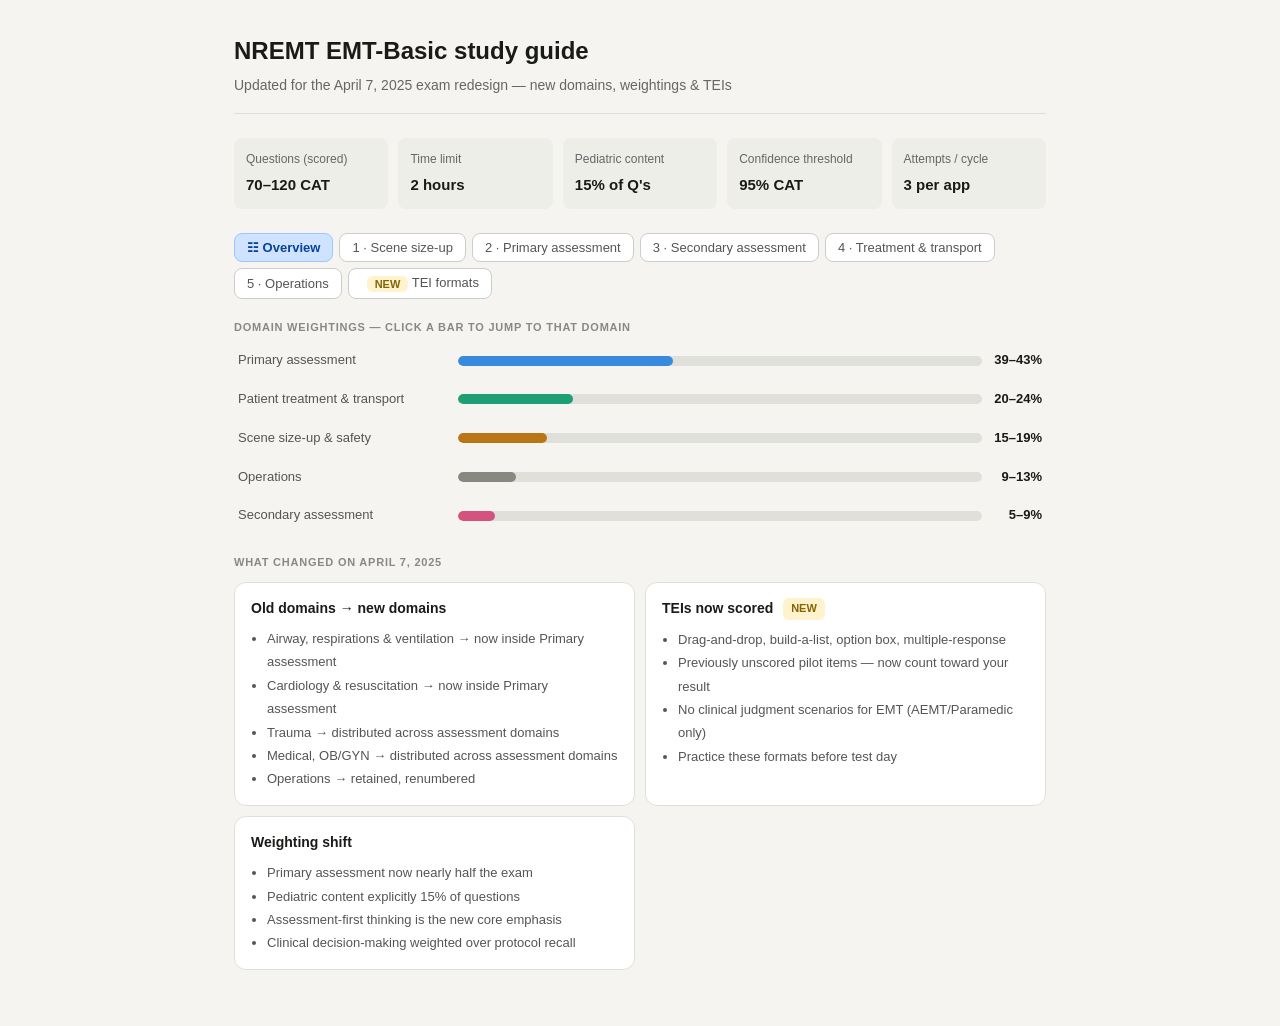
<file: nremt_study_guide.html>
<!DOCTYPE html>
<html lang="en">
<head>
<meta charset="UTF-8">
<meta name="viewport" content="width=device-width, initial-scale=1.0">
<title>NREMT EMT-Basic Study Guide (April 2025+)</title>
<style>
* { box-sizing: border-box; margin: 0; padding: 0; }
body { font-family: -apple-system, BlinkMacSystemFont, 'Segoe UI', sans-serif; background: #f5f4f0; color: #1a1a18; line-height: 1.6; }
.container { max-width: 860px; margin: 0 auto; padding: 2rem 1.5rem; }

.sg-header { padding-bottom: 1rem; border-bottom: 1px solid #ddd; margin-bottom: 1.5rem; }
.sg-title { font-size: 24px; font-weight: 600; color: #1a1a18; }
.sg-subtitle { font-size: 14px; color: #666; margin-top: 4px; }

.exam-meta { display: grid; grid-template-columns: repeat(auto-fit, minmax(130px, 1fr)); gap: 10px; margin-bottom: 1.5rem; }
.meta-card { background: #eeeee9; border-radius: 8px; padding: 12px; }
.meta-label { font-size: 12px; color: #666; margin-bottom: 4px; }
.meta-val { font-size: 15px; font-weight: 600; color: #1a1a18; }

.tei-badge { display: inline-block; font-size: 11px; font-weight: 600; padding: 2px 8px; border-radius: 6px; background: #fef3cd; color: #856404; margin-left: 6px; vertical-align: middle; }
.new-badge { display: inline-block; font-size: 11px; font-weight: 600; padding: 2px 8px; border-radius: 6px; background: #cfe2ff; color: #084298; margin-left: 6px; vertical-align: middle; }

.domain-tabs { display: flex; gap: 6px; flex-wrap: wrap; margin-bottom: 1.25rem; }
.tab-btn { font-size: 13px; padding: 6px 12px; border-radius: 8px; border: 1px solid #ccc; background: #fff; color: #555; cursor: pointer; transition: all 0.15s; }
.tab-btn:hover { background: #f0f0eb; color: #1a1a18; }
.tab-btn.active { background: #cfe2ff; color: #084298; border-color: #9ec5fe; font-weight: 600; }

.domain-pct { font-size: 22px; font-weight: 600; }
.domain-header { display: flex; align-items: baseline; gap: 12px; margin-bottom: 6px; }
.domain-title { font-size: 20px; font-weight: 600; color: #1a1a18; }
.domain-desc { font-size: 14px; color: #555; margin-bottom: 1.25rem; line-height: 1.7; }

.pct-bar-wrap { margin-bottom: 1.5rem; }
.pct-bar-track { height: 6px; background: #e0e0db; border-radius: 3px; overflow: hidden; }
.pct-bar-fill { height: 100%; border-radius: 3px; }

.section-label { font-size: 11px; font-weight: 600; color: #888; text-transform: uppercase; letter-spacing: 0.07em; margin-bottom: 10px; }
.topic-grid { display: grid; grid-template-columns: repeat(auto-fit, minmax(280px, 1fr)); gap: 10px; margin-bottom: 1.5rem; }
.topic-card { border: 1px solid #e0e0db; border-radius: 12px; padding: 14px 16px; background: #fff; }
.topic-card h4 { font-size: 14px; font-weight: 600; color: #1a1a18; margin-bottom: 8px; }
.topic-card ul { padding-left: 16px; }
.topic-card li { font-size: 13px; color: #555; line-height: 1.8; }

.key-points { border-left: 3px solid #9ec5fe; padding-left: 14px; margin-bottom: 1.5rem; }
.key-points p { font-size: 13px; color: #444; line-height: 1.7; margin-bottom: 8px; }
.key-points p:last-child { margin-bottom: 0; }

.mnemonic-row { display: flex; gap: 10px; flex-wrap: wrap; margin-bottom: 1.5rem; }
.mnemonic-card { flex: 1; min-width: 200px; border: 1px solid #e0e0db; border-radius: 8px; padding: 12px 14px; background: #f5f4f0; }
.mnemonic-title { font-size: 13px; font-weight: 600; color: #1a1a18; margin-bottom: 6px; }
.mnemonic-item { font-size: 12px; color: #555; line-height: 1.9; }
.mnemonic-letter { font-weight: 700; color: #1a1a18; min-width: 14px; display: inline-block; }

.domain-panel { display: none; }
.domain-panel.active { display: block; }

.overview-bar-row { display: flex; align-items: center; gap: 10px; margin-bottom: 10px; cursor: pointer; padding: 4px; border-radius: 6px; transition: background 0.1s; }
.overview-bar-row:hover { background: #f0f0eb; }
.ovr-name { font-size: 13px; color: #555; min-width: 210px; }
.ovr-bar-track { flex: 1; height: 10px; background: #e0e0db; border-radius: 5px; overflow: hidden; }
.ovr-bar-fill { height: 100%; border-radius: 5px; }
.ovr-pct { font-size: 13px; font-weight: 600; color: #1a1a18; min-width: 50px; text-align: right; }

.tei-types { display: grid; grid-template-columns: repeat(auto-fit, minmax(200px, 1fr)); gap: 10px; }
.tei-card { border: 1px solid #e0e0db; border-radius: 12px; padding: 14px 16px; background: #fff; }
.tei-card h4 { font-size: 14px; font-weight: 600; margin-bottom: 6px; color: #1a1a18; }
.tei-card p { font-size: 13px; color: #555; line-height: 1.6; }

.tip-box { border: 1px solid #a3cfbb; border-radius: 8px; padding: 12px 14px; background: #d1e7dd; margin-bottom: 1rem; }
.tip-box p { font-size: 13px; color: #0a3622; line-height: 1.6; }

@media (max-width: 600px) {
  .ovr-name { min-width: 140px; font-size: 12px; }
  .domain-tabs { gap: 4px; }
  .tab-btn { font-size: 12px; padding: 5px 9px; }
}
</style>
</head>
<body>
<div class="container">

<div class="sg-header">
  <div class="sg-title">NREMT EMT-Basic study guide</div>
  <div class="sg-subtitle">Updated for the April 7, 2025 exam redesign — new domains, weightings &amp; TEIs</div>
</div>

<div class="exam-meta">
  <div class="meta-card"><div class="meta-label">Questions (scored)</div><div class="meta-val">70–120 CAT</div></div>
  <div class="meta-card"><div class="meta-label">Time limit</div><div class="meta-val">2 hours</div></div>
  <div class="meta-card"><div class="meta-label">Pediatric content</div><div class="meta-val">15% of Q's</div></div>
  <div class="meta-card"><div class="meta-label">Confidence threshold</div><div class="meta-val">95% CAT</div></div>
  <div class="meta-card"><div class="meta-label">Attempts / cycle</div><div class="meta-val">3 per app</div></div>
</div>

<div class="domain-tabs">
  <button class="tab-btn active" onclick="showTab('overview')">&#9783; Overview</button>
  <button class="tab-btn" onclick="showTab('d1')">1 · Scene size-up</button>
  <button class="tab-btn" onclick="showTab('d2')">2 · Primary assessment</button>
  <button class="tab-btn" onclick="showTab('d3')">3 · Secondary assessment</button>
  <button class="tab-btn" onclick="showTab('d4')">4 · Treatment &amp; transport</button>
  <button class="tab-btn" onclick="showTab('d5')">5 · Operations</button>
  <button class="tab-btn" onclick="showTab('tei')"><span class="tei-badge">NEW</span> TEI formats</button>
</div>

<!-- OVERVIEW -->
<div id="overview" class="domain-panel active">
  <div class="section-label">Domain weightings — click a bar to jump to that domain</div>
  <div class="overview-bar-row" onclick="showTab('d2')">
    <span class="ovr-name">Primary assessment</span>
    <div class="ovr-bar-track"><div class="ovr-bar-fill" style="width:41%; background:#378ADD;"></div></div>
    <span class="ovr-pct">39–43%</span>
  </div>
  <div class="overview-bar-row" onclick="showTab('d4')">
    <span class="ovr-name">Patient treatment &amp; transport</span>
    <div class="ovr-bar-track"><div class="ovr-bar-fill" style="width:22%; background:#1D9E75;"></div></div>
    <span class="ovr-pct">20–24%</span>
  </div>
  <div class="overview-bar-row" onclick="showTab('d1')">
    <span class="ovr-name">Scene size-up &amp; safety</span>
    <div class="ovr-bar-track"><div class="ovr-bar-fill" style="width:17%; background:#BA7517;"></div></div>
    <span class="ovr-pct">15–19%</span>
  </div>
  <div class="overview-bar-row" onclick="showTab('d5')">
    <span class="ovr-name">Operations</span>
    <div class="ovr-bar-track"><div class="ovr-bar-fill" style="width:11%; background:#888780;"></div></div>
    <span class="ovr-pct">9–13%</span>
  </div>
  <div class="overview-bar-row" onclick="showTab('d3')">
    <span class="ovr-name">Secondary assessment</span>
    <div class="ovr-bar-track"><div class="ovr-bar-fill" style="width:7%; background:#D4537E;"></div></div>
    <span class="ovr-pct">5–9%</span>
  </div>

  <div style="margin-top:1.5rem;" class="section-label">What changed on April 7, 2025</div>
  <div class="topic-grid">
    <div class="topic-card">
      <h4>Old domains → new domains</h4>
      <ul>
        <li>Airway, respirations &amp; ventilation → now inside Primary assessment</li>
        <li>Cardiology &amp; resuscitation → now inside Primary assessment</li>
        <li>Trauma → distributed across assessment domains</li>
        <li>Medical, OB/GYN → distributed across assessment domains</li>
        <li>Operations → retained, renumbered</li>
      </ul>
    </div>
    <div class="topic-card">
      <h4>TEIs now scored <span class="tei-badge">NEW</span></h4>
      <ul>
        <li>Drag-and-drop, build-a-list, option box, multiple-response</li>
        <li>Previously unscored pilot items — now count toward your result</li>
        <li>No clinical judgment scenarios for EMT (AEMT/Paramedic only)</li>
        <li>Practice these formats before test day</li>
      </ul>
    </div>
    <div class="topic-card">
      <h4>Weighting shift</h4>
      <ul>
        <li>Primary assessment now nearly half the exam</li>
        <li>Pediatric content explicitly 15% of questions</li>
        <li>Assessment-first thinking is the new core emphasis</li>
        <li>Clinical decision-making weighted over protocol recall</li>
      </ul>
    </div>
  </div>
</div>

<!-- DOMAIN 1 -->
<div id="d1" class="domain-panel">
  <div class="domain-header">
    <span class="domain-title">Domain 1 — Scene size-up &amp; safety</span>
    <span class="domain-pct" style="color:#BA7517;">15–19%</span>
  </div>
  <div class="pct-bar-wrap"><div class="pct-bar-track"><div class="pct-bar-fill" style="width:17%; background:#BA7517;"></div></div></div>
  <p class="domain-desc">Your first domain on every call. Questions test whether you can identify hazards, determine MOI/NOI, establish scene safety, request resources, and form an initial impression — all before touching the patient.</p>

  <div class="section-label">Core topics</div>
  <div class="topic-grid">
    <div class="topic-card">
      <h4>Scene safety</h4>
      <ul>
        <li>BSI/PPE selection based on mechanism and patient presentation</li>
        <li>Environmental hazards: traffic, violence, unstable structures, utilities</li>
        <li>Hazmat recognition — ERG basics, placard reading, isolation distances</li>
        <li>Violence/hostile scene protocols — never enter until LE clears</li>
      </ul>
    </div>
    <div class="topic-card">
      <h4>MOI/NOI</h4>
      <ul>
        <li>Mechanism of injury (MOI): energy transfer, kinematics</li>
        <li>Nature of illness (NOI): chief complaint, bystander info</li>
        <li>Significant vs. non-significant MOI (affects spinal precautions)</li>
        <li>Pediatric vs. adult injury patterns differ — know both</li>
      </ul>
    </div>
    <div class="topic-card">
      <h4>Resource determination</h4>
      <ul>
        <li>Number of patients → MCI activation thresholds</li>
        <li>ALS vs. BLS need determination from scene info</li>
        <li>Additional units, specialty teams, helicopter LZ considerations</li>
        <li>Early activation is never wrong — cancel if not needed</li>
      </ul>
    </div>
    <div class="topic-card">
      <h4>General impression</h4>
      <ul>
        <li>Age, sex, obvious distress, position of patient</li>
        <li>Life threat identification at a glance</li>
        <li>Sick vs. not-sick decision: informs pace of the entire call</li>
        <li>Chief complaint from patient, family, or bystanders</li>
      </ul>
    </div>
  </div>

  <div class="section-label">Key mnemonics</div>
  <div class="mnemonic-row">
    <div class="mnemonic-card">
      <div class="mnemonic-title">6-step scene approach</div>
      <div class="mnemonic-item">BSI → Scene safe → MOI/NOI → # patients → Additional resources → C-spine?<br>Answer every element before patient contact.</div>
    </div>
    <div class="mnemonic-card">
      <div class="mnemonic-title">PENMAN (MCI)</div>
      <div class="mnemonic-item">
        <span class="mnemonic-letter">P</span> — patient count<br>
        <span class="mnemonic-letter">E</span> — environment hazards<br>
        <span class="mnemonic-letter">N</span> — number of agencies<br>
        <span class="mnemonic-letter">M</span> — MOI<br>
        <span class="mnemonic-letter">A</span> — additional resources<br>
        <span class="mnemonic-letter">N</span> — needs (special teams)
      </div>
    </div>
  </div>

  <div class="key-points">
    <div class="section-label">High-yield exam tips</div>
    <p>Questions in this domain often test whether you protect yourself first. When in doubt, wait for scene control before entering.</p>
    <p>On pediatric calls, consider caretaker as source of MOI information — and suspect NAT (non-accidental trauma) when MOI doesn't match injuries.</p>
    <p>Spinal precautions are determined by MOI, not by the presence of pain. Significant MOI without complaint still warrants precautions.</p>
  </div>
</div>

<!-- DOMAIN 2 -->
<div id="d2" class="domain-panel">
  <div class="domain-header">
    <span class="domain-title">Domain 2 — Primary assessment</span>
    <span class="domain-pct" style="color:#185FA5;">39–43%</span>
  </div>
  <div class="pct-bar-wrap"><div class="pct-bar-track"><div class="pct-bar-fill" style="width:41%; background:#378ADD;"></div></div></div>
  <p class="domain-desc">Nearly half the exam. This domain integrates what used to be separate airway, cardiac, and trauma sections. You must demonstrate sequential assessment thinking, immediate life-threat management, and priority patient decisions.</p>

  <div class="section-label">Core sequence: XABCDE</div>
  <div class="topic-grid">
    <div class="topic-card">
      <h4>X — Exsanguinating hemorrhage</h4>
      <ul>
        <li>Life-threatening external bleeding: tourniquet first for extremities</li>
        <li>Wound packing for junctional wounds (axilla, groin, neck)</li>
        <li>Direct pressure with wound packing for torso</li>
        <li>Control before airway in true hemorrhagic emergency</li>
      </ul>
    </div>
    <div class="topic-card">
      <h4>A — Airway</h4>
      <ul>
        <li>LOC determines approach: head-tilt/chin-lift vs. jaw thrust</li>
        <li>OPA sizing: corner of mouth to earlobe</li>
        <li>NPA sizing: tip of nose to earlobe; contraindicated in suspected skull fx</li>
        <li>Suction: rigid (Yankauer) for upper airway, flexible for tube/stoma</li>
        <li>BVM: 1 breath/5–6 sec (adult), 1/3–5 sec (peds)</li>
      </ul>
    </div>
    <div class="topic-card">
      <h4>B — Breathing</h4>
      <ul>
        <li>Rate: normal adult 12–20; assess rate AND quality</li>
        <li>Tidal volume: look, listen, feel — chest rise must be adequate</li>
        <li>Adventitious sounds: crackles, wheezes, stridor, gurgling</li>
        <li>High-flow O2 (15L NRB) for priority patients</li>
        <li>Tension pneumo: absent breath sounds, tracheal deviation, JVD, hypotension</li>
      </ul>
    </div>
    <div class="topic-card">
      <h4>C — Circulation</h4>
      <ul>
        <li>Pulse: rate, quality, location (radial vs. carotid indicates BP level)</li>
        <li>Skin: color, temperature, moisture (cool/pale/diaphoretic = shock)</li>
        <li>Cap refill: &lt;2 sec normal; &gt;2 sec in children = significant</li>
        <li>Reassess major bleeding after X interventions</li>
      </ul>
    </div>
    <div class="topic-card">
      <h4>D — Disability (neuro)</h4>
      <ul>
        <li>AVPU: Alert / Voice / Pain / Unresponsive</li>
        <li>GCS rapid estimate: best response to verbal command</li>
        <li>Pupils: PERRL vs. unequal, dilated, or fixed (herniation sign)</li>
        <li>Stroke screen: Cincinnati (facial droop, arm drift, speech) or FAST</li>
      </ul>
    </div>
    <div class="topic-card">
      <h4>E — Expose / Environment</h4>
      <ul>
        <li>Expose injuries without compromising dignity or temperature</li>
        <li>Prevent hypothermia: blankets after assessment</li>
        <li>Look for medic-alert jewelry, implanted devices, PICC lines</li>
      </ul>
    </div>
  </div>

  <div class="section-label">Priority patient criteria</div>
  <div class="tip-box"><p>Any of the following = load and go, limit on-scene time to &lt;10 min: poor general impression, unresponsive/no gag, responsive only to pain, difficulty breathing, shock signs, complicated childbirth, chest pain with BP &lt;100, uncontrolled bleeding, altered mental status, severe pain anywhere.</p></div>

  <div class="section-label">Key mnemonics</div>
  <div class="mnemonic-row">
    <div class="mnemonic-card">
      <div class="mnemonic-title">AVPU</div>
      <div class="mnemonic-item">
        <span class="mnemonic-letter">A</span> — Alert<br>
        <span class="mnemonic-letter">V</span> — responds to Voice<br>
        <span class="mnemonic-letter">P</span> — responds to Pain<br>
        <span class="mnemonic-letter">U</span> — Unresponsive
      </div>
    </div>
    <div class="mnemonic-card">
      <div class="mnemonic-title">Cincinnati stroke screen</div>
      <div class="mnemonic-item">
        <span class="mnemonic-letter">F</span> — Facial droop<br>
        <span class="mnemonic-letter">A</span> — Arm drift<br>
        <span class="mnemonic-letter">S</span> — Speech ("The sky is blue")<br>
        <span class="mnemonic-letter">T</span> — Time of onset
      </div>
    </div>
    <div class="mnemonic-card">
      <div class="mnemonic-title">CUPS priority</div>
      <div class="mnemonic-item">
        <span class="mnemonic-letter">C</span> — Critical<br>
        <span class="mnemonic-letter">U</span> — Unstable<br>
        <span class="mnemonic-letter">P</span> — Potentially unstable<br>
        <span class="mnemonic-letter">S</span> — Stable
      </div>
    </div>
  </div>

  <div class="key-points">
    <div class="section-label">High-yield exam tips</div>
    <p>The NREMT expects you to treat life threats as you find them, not after the full assessment. If airway is compromised during A — fix it before moving to B.</p>
    <p>Pediatric questions emphasize that respiratory failure leads to cardiac arrest in children — airway and breathing interventions are more urgent than in adults.</p>
    <p>Absence of a radial pulse suggests systolic BP below ~80 mmHg — a clinical clue the NREMT uses frequently.</p>
    <p>On TEI drag-and-drop questions, you may be asked to sequence an assessment or treatment — practice the order until it's automatic.</p>
  </div>
</div>

<!-- DOMAIN 3 -->
<div id="d3" class="domain-panel">
  <div class="domain-header">
    <span class="domain-title">Domain 3 — Secondary assessment</span>
    <span class="domain-pct" style="color:#993556;">5–9%</span>
  </div>
  <div class="pct-bar-wrap"><div class="pct-bar-track"><div class="pct-bar-fill" style="width:7%; background:#D4537E;"></div></div></div>
  <p class="domain-desc">Smallest domain by weight — but straightforward points. Focus on SAMPLE history, OPQRST, head-to-toe exam technique, and ongoing reassessment.</p>

  <div class="section-label">Core assessment frameworks</div>
  <div class="topic-grid">
    <div class="topic-card">
      <h4>SAMPLE history</h4>
      <ul>
        <li><b>S</b>igns and symptoms (current)</li>
        <li><b>A</b>llergies (medications, environmental, food)</li>
        <li><b>M</b>edications (Rx, OTC, supplements, illicit)</li>
        <li><b>P</b>ertinent past history</li>
        <li><b>L</b>ast oral intake (time of last meal/drink)</li>
        <li><b>E</b>vents leading to call</li>
      </ul>
    </div>
    <div class="topic-card">
      <h4>OPQRST (pain assessment)</h4>
      <ul>
        <li><b>O</b>nset — when and how did it start?</li>
        <li><b>P</b>rovocation/palliation — better or worse with?</li>
        <li><b>Q</b>uality — sharp, pressure, burning, tearing</li>
        <li><b>R</b>adiation — does it move anywhere?</li>
        <li><b>S</b>everity — 1–10 scale; compare to baseline</li>
        <li><b>T</b>ime — duration, intermittent vs. constant</li>
      </ul>
    </div>
    <div class="topic-card">
      <h4>Rapid head-to-toe exam</h4>
      <ul>
        <li>DCAP-BTLS at each region: deformities, contusions, abrasions, punctures, burns, tenderness, lacerations, swelling</li>
        <li>Head: PERRL, facial symmetry, Battle's sign, raccoon eyes</li>
        <li>Neck: JVD, tracheal position, subcutaneous emphysema</li>
        <li>Chest: equal rise, paradoxical motion, bilateral breath sounds</li>
        <li>Abdomen: rigidity, distension, guarding, evisceration</li>
        <li>Pelvis: instability (assess once only — do not rock repeatedly)</li>
        <li>Extremities: PMS — pulse, motor, sensation distal to injury</li>
        <li>Posterior: log-roll and assess if spinal injury possible</li>
      </ul>
    </div>
    <div class="topic-card">
      <h4>Baseline vital signs</h4>
      <ul>
        <li>Respirations: rate and quality</li>
        <li>Pulse: rate and quality</li>
        <li>Skin: color, temperature, moisture</li>
        <li>BP: systolic and diastolic; compare to patient's baseline</li>
        <li>SpO2: normal 95–100%; below 94% requires intervention</li>
        <li>Pupils: PERRL, size in mm, response speed</li>
        <li>Blood glucose: for AMS patients per protocol</li>
      </ul>
    </div>
  </div>

  <div class="section-label">Ongoing reassessment frequency</div>
  <div class="mnemonic-row">
    <div class="mnemonic-card">
      <div class="mnemonic-title">Stable patient</div>
      <div class="mnemonic-item">Reassess every 15 minutes. Repeat primary assessment, vitals, interventions check, and mental status trends.</div>
    </div>
    <div class="mnemonic-card">
      <div class="mnemonic-title">Unstable / priority patient</div>
      <div class="mnemonic-item">Reassess every 5 minutes. Any deterioration triggers reassessment and possible intervention escalation.</div>
    </div>
  </div>

  <div class="key-points">
    <div class="section-label">High-yield exam tips</div>
    <p>Questions here often ask about the sequence of assessment vs. treatment. The NREMT expects you to identify the problem before treating — "assess first" is almost always the right answer.</p>
    <p>Battle's sign and raccoon eyes are late signs — they indicate prior head injury and won't appear immediately at the scene.</p>
    <p>Pelvic instability: assess once with gentle lateral compression. Repeated assessment risks worsening internal hemorrhage.</p>
  </div>
</div>

<!-- DOMAIN 4 -->
<div id="d4" class="domain-panel">
  <div class="domain-header">
    <span class="domain-title">Domain 4 — Patient treatment &amp; transport</span>
    <span class="domain-pct" style="color:#0F6E56;">20–24%</span>
  </div>
  <div class="pct-bar-wrap"><div class="pct-bar-track"><div class="pct-bar-fill" style="width:22%; background:#1D9E75;"></div></div></div>
  <p class="domain-desc">Second largest domain. Covers clinical interventions, condition-specific care, and transport decisions. Content from former Airway, Cardiac, Trauma, and Medical/OB domains lives here now.</p>

  <div class="section-label">Respiratory &amp; airway interventions</div>
  <div class="topic-grid">
    <div class="topic-card">
      <h4>Airway adjuncts</h4>
      <ul>
        <li>OPA: unconscious, no gag reflex; insert inverted in adults, direct in peds</li>
        <li>NPA: conscious or semi-conscious; can use with gag reflex</li>
        <li>Suction: max 15 sec adults, 10 sec peds per attempt</li>
        <li>Supraglottic airways: know your local protocol scope</li>
      </ul>
    </div>
    <div class="topic-card">
      <h4>Oxygen delivery</h4>
      <ul>
        <li>Nasal cannula: 1–6 LPM, 24–44% FiO2</li>
        <li>Simple face mask: 6–10 LPM, 35–60% FiO2</li>
        <li>NRB: 10–15 LPM, 60–90% FiO2 — preferred for respiratory distress</li>
        <li>BVM with O2: near 100% FiO2 with proper seal</li>
        <li>CPAP: where authorized — cardiogenic pulmonary edema, severe asthma</li>
      </ul>
    </div>
  </div>

  <div class="section-label">Cardiac emergencies</div>
  <div class="topic-grid">
    <div class="topic-card">
      <h4>Cardiac arrest / CPR</h4>
      <ul>
        <li>Adult: 30:2, 100–120/min, 2–2.4 in depth, full recoil</li>
        <li>2-rescuer peds: 15:2; infant: 2-finger or 2-thumb encircling</li>
        <li>AED: attach as soon as available — minimize CPR interruption</li>
        <li>Analyze → shock if advised → 2 min CPR → re-analyze</li>
        <li>Do not stop CPR to check pulse unless AED advises "no shock"</li>
      </ul>
    </div>
    <div class="topic-card">
      <h4>ACS / chest pain</h4>
      <ul>
        <li>Aspirin 324 mg (if not allergic, no contraindications, per protocol)</li>
        <li>Nitroglycerin: BP &gt;100 systolic, no PDE-5 inhibitor use in 24–48 hr</li>
        <li>Position of comfort; oxygen if SpO2 &lt;94%</li>
        <li>12-lead acquisition if in scope — transmit early alert if available</li>
        <li>Rapid transport — time-sensitive intervention at hospital</li>
      </ul>
    </div>
  </div>

  <div class="section-label">Trauma care</div>
  <div class="topic-grid">
    <div class="topic-card">
      <h4>Hemorrhage control</h4>
      <ul>
        <li>Direct pressure: first line for most wounds</li>
        <li>Tourniquet: extremity bleeding uncontrolled; document time of application</li>
        <li>Wound packing + direct pressure: junctional wounds (groin, axilla, neck)</li>
        <li>Hemostatic gauze: QuikClot, Combat Gauze — protocol-dependent</li>
      </ul>
    </div>
    <div class="topic-card">
      <h4>Shock management</h4>
      <ul>
        <li>Position: supine; keep warm with blankets</li>
        <li>High-flow O2</li>
        <li>Rapid transport: definitive treatment is surgical</li>
        <li>IV fluids: ALS or protocol-dependent at EMT level</li>
      </ul>
    </div>
    <div class="topic-card">
      <h4>Musculoskeletal injuries</h4>
      <ul>
        <li>Splint in position found (unless neurovascular compromise)</li>
        <li>Assess PMS before and after splinting</li>
        <li>Traction splint: mid-shaft femur fx only; contraindicated in hip, knee, ankle, open fx, pelvis</li>
        <li>Long backboard vs. scoop stretcher: know indications</li>
      </ul>
    </div>
    <div class="topic-card">
      <h4>Burns</h4>
      <ul>
        <li>Stop burning: remove smoldering clothing, cool with room-temp water ≤10 min</li>
        <li>Rule of Nines adults: head 9%, each arm 9%, each leg 18%, ant. trunk 18%, post. trunk 18%, perineum 1%</li>
        <li>Peds: head = 18%, each leg = 14%</li>
        <li>Burn center criteria: face/hands/feet/genitalia, circumferential, electrical/chemical, &gt;10% BSA partial-thickness</li>
        <li>Cover with dry sterile dressings; no ice or creams</li>
      </ul>
    </div>
  </div>

  <div class="section-label">Medical emergencies</div>
  <div class="topic-grid">
    <div class="topic-card">
      <h4>Diabetic emergencies</h4>
      <ul>
        <li>Hypoglycemia: AMS + low glucose → oral glucose if conscious/able to swallow</li>
        <li>Hyperglycemia: gradual onset, Kussmaul respirations, fruity breath — transport; no field correction</li>
        <li>When in doubt: treat for hypoglycemia</li>
      </ul>
    </div>
    <div class="topic-card">
      <h4>Seizures</h4>
      <ul>
        <li>Protect from injury — do not restrain, nothing in mouth</li>
        <li>Lateral position after seizure (recovery position)</li>
        <li>Postictal: decreased responsiveness expected — monitor airway</li>
        <li>Status epilepticus: ≥5 min or no recovery between seizures — urgent transport</li>
        <li>Febrile seizures in children: usually self-limited; still transport</li>
      </ul>
    </div>
    <div class="topic-card">
      <h4>Anaphylaxis</h4>
      <ul>
        <li>Epinephrine auto-injector: 0.3 mg adult, 0.15 mg peds (&lt;30 kg)</li>
        <li>Injection site: outer mid-thigh, through clothing if necessary</li>
        <li>Second dose at 5–15 min if no improvement and transport time allows</li>
        <li>Diphenhydramine: adjunct only — never replaces epi</li>
        <li>Supine + legs elevated if hypotension; sitting if respiratory distress</li>
      </ul>
    </div>
    <div class="topic-card">
      <h4>Stroke</h4>
      <ul>
        <li>Cincinnati/FAST — positive screen = stroke until proven otherwise</li>
        <li>Last known well = time zero for thrombolytics</li>
        <li>Do not give glucose unless confirmed hypoglycemia</li>
        <li>Maintain airway; O2 if SpO2 &lt;94%; rapid transport to stroke center</li>
        <li>Pre-notify hospital with stroke alert</li>
      </ul>
    </div>
    <div class="topic-card">
      <h4>OB/GYN emergencies</h4>
      <ul>
        <li>Normal delivery: support head, guide body, do not pull</li>
        <li>Shoulder dystocia: McRoberts maneuver + suprapubic pressure</li>
        <li>Cord prolapse: elevate presenting part with gloved hand; transport</li>
        <li>Breech: support but do not pull; create airway space if head trapped</li>
        <li>Eclampsia: seizure in 3rd trimester — protect, transport, avoid stimulation</li>
      </ul>
    </div>
    <div class="topic-card">
      <h4>Behavioral emergencies</h4>
      <ul>
        <li>Safety first: de-escalate, never turn your back, maintain exit access</li>
        <li>Restraint: minimum necessary force; protocol-based; document thoroughly</li>
        <li>Excited delirium: hyperthermia, cardiac arrest risk — urgent ALS/hospital</li>
        <li>Rule out organic causes: hypoglycemia, hypoxia, head injury</li>
      </ul>
    </div>
  </div>

  <div class="section-label">Environmental emergencies</div>
  <div class="topic-grid">
    <div class="topic-card">
      <h4>Heat emergencies</h4>
      <ul>
        <li>Heat cramps: muscle cramps, normal AMS → rest, oral fluids, cool environment</li>
        <li>Heat exhaustion: heavy sweating, weakness, cool/moist skin → cool, supine, fluids</li>
        <li>Heat stroke: hot skin, AMS, high core temp → rapid cooling, immediate transport</li>
      </ul>
    </div>
    <div class="topic-card">
      <h4>Cold emergencies</h4>
      <ul>
        <li>Hypothermia: mild (32–35°C) = shivering, alert; severe (&lt;32°C) = no shivering, AMS, arrhythmias</li>
        <li>Handle gently — cold heart is irritable; rough movement causes V-fib</li>
        <li>Remove wet clothing; passive rewarming; do not rub extremities</li>
        <li>Frostbite: do not rewarm if refreezing possible; protect, pad, transport</li>
      </ul>
    </div>
  </div>

  <div class="key-points">
    <div class="section-label">High-yield exam tips</div>
    <p>For ACS: nitroglycerin contraindications — systolic &lt;100, PDE-5 inhibitor use within 24–48 hr, inferior MI with RV involvement.</p>
    <p>Traction splint questions: if the answer includes a knee injury or open fracture with bone protrusion — traction splint is contraindicated.</p>
    <p>On OB questions, the NREMT almost always expects you to transport rather than deliver on scene if there is time.</p>
  </div>
</div>

<!-- DOMAIN 5 -->
<div id="d5" class="domain-panel">
  <div class="domain-header">
    <span class="domain-title">Domain 5 — Operations</span>
    <span class="domain-pct" style="color:#5F5E5A;">9–13%</span>
  </div>
  <div class="pct-bar-wrap"><div class="pct-bar-track"><div class="pct-bar-fill" style="width:11%; background:#888780;"></div></div></div>
  <p class="domain-desc">Covers EMS system functions: ICS, MCI, documentation, lifting/moving, vehicle ops, and EMT wellness. Reliable points — memorize the structures and criteria.</p>

  <div class="section-label">Core topics</div>
  <div class="topic-grid">
    <div class="topic-card">
      <h4>Incident command system (ICS)</h4>
      <ul>
        <li>Incident Commander: overall scene authority</li>
        <li>Unified Command: multi-agency events</li>
        <li>NIMS: standardized ICS — National Incident Management System</li>
        <li>Span of control: 3–7 subordinates per supervisor (optimal 5)</li>
        <li>Sections: Operations, Logistics, Finance/Admin, Planning</li>
      </ul>
    </div>
    <div class="topic-card">
      <h4>MCI triage — START</h4>
      <ul>
        <li>Assess: respirations → perfusion → mental status</li>
        <li>Black (expectant): no breathing after repositioning, or clearly dead</li>
        <li>Red (immediate): RR &gt;30 or &lt;10, radial pulse absent, fails commands</li>
        <li>Yellow (delayed): follows commands, perfusing, RR 10–29</li>
        <li>Green (minor): ambulatory — "the walking wounded"</li>
        <li>JumpSTART for peds: 15 rescue breaths before black tag</li>
      </ul>
    </div>
    <div class="topic-card">
      <h4>Patient movement</h4>
      <ul>
        <li>Emergency moves: immediate life threat to patient or EMT</li>
        <li>Non-urgent moves: proper technique, spine protection, equipment</li>
        <li>Body mechanics: legs not back, keep load close, do not twist</li>
        <li>Power grip: palms up, all fingers engaged, thumbs apart</li>
        <li>Power lift: feet shoulder-width, back straight, lean into carry</li>
        <li>Stair chair: preferred for ambulatory patients on stairs</li>
      </ul>
    </div>
    <div class="topic-card">
      <h4>Documentation</h4>
      <ul>
        <li>PCR: legal document — complete, accurate, timely</li>
        <li>Errors: single line through, initial, date — never white-out</li>
        <li>Pertinent negatives: document what is absent and relevant</li>
        <li>Refusal of care: competent adult, fully informed, signed</li>
      </ul>
    </div>
    <div class="topic-card">
      <h4>Air medical considerations</h4>
      <ul>
        <li>LZ size: 100×100 ft minimum, clear of obstacles and wires</li>
        <li>Land/take off into the wind when possible</li>
        <li>Never approach from the rear (tail rotor)</li>
        <li>Approach only from front 180° when crew signals</li>
        <li>Altitude: decreased PaO2, gas expansion (pneumothorax risk)</li>
      </ul>
    </div>
    <div class="topic-card">
      <h4>EMT wellness &amp; safety</h4>
      <ul>
        <li>Standard precautions on every patient, every time</li>
        <li>N95 for suspected airborne (TB); surgical mask for droplet</li>
        <li>Decontamination: patient and equipment after hazmat exposure</li>
        <li>CISM/CISD: critical incident stress management after traumatic events</li>
      </ul>
    </div>
  </div>

  <div class="key-points">
    <div class="section-label">High-yield exam tips</div>
    <p>START triage questions will give you a scenario — practice applying respiratory → perfusion → mental status until automatic.</p>
    <p>Documentation error correction: single line through, initial, and date is the only legally correct method.</p>
    <p>For helicopter LZ questions: never approach from the rear regardless of rotor status — this is an absolute.</p>
  </div>
</div>

<!-- TEI -->
<div id="tei" class="domain-panel">
  <div class="domain-header">
    <span class="domain-title">Technology enhanced items (TEIs)</span>
    <span class="new-badge">Scored since April 7, 2025</span>
  </div>
  <p class="domain-desc">TEIs replace some traditional multiple-choice questions. BLS candidates do NOT get clinical judgment scenarios — those are AEMT/Paramedic only.</p>

  <div class="section-label">TEI formats you will encounter</div>
  <div class="tei-types">
    <div class="tei-card">
      <h4>Drag and drop</h4>
      <p>Place items in the correct sequence or category. Common for assessment order, treatment priority, or triage classification. Think skill-sheet sequence.</p>
    </div>
    <div class="tei-card">
      <h4>Build a list</h4>
      <p>Select and order correct items from a longer list. Often used for prioritizing interventions or listing assessment steps. Order matters.</p>
    </div>
    <div class="tei-card">
      <h4>Option box / multi-select</h4>
      <p>Select all correct answers. Read all options before clicking. Common for contraindications, signs of a condition, or correct interventions.</p>
    </div>
    <div class="tei-card">
      <h4>Multiple response</h4>
      <p>Presented as checkboxes. Do not assume only one answer is correct — read the stem for "select all that apply" language.</p>
    </div>
  </div>

  <div style="margin-top:1.5rem;" class="section-label">TEI strategy</div>
  <div class="key-points">
    <p>Drag-and-drop: default to your skill-sheet sequence. The NREMT sequences mirror the psychomotor skill sheets.</p>
    <p>Build-a-list: think "what would I do first, second, third on scene?" — the priority order that governs your scene approach governs the list.</p>
    <p>Multi-select/option box: eliminate clearly wrong answers first, then select all remaining that are correct.</p>
    <p>Practice TEIs before test day — the format itself can cost time if it feels unfamiliar. Limmer EMTReview and Pocket Prep both now include TEI practice.</p>
  </div>

  <div style="margin-top:1.5rem;" class="section-label">About CAT scoring</div>
  <div class="tip-box"><p>The exam stops when the computer reaches 95% statistical confidence that you are above or below the passing standard. Harder questions mean you are performing well — the algorithm gives harder items to candidates above passing level. Most candidates see 70–100 questions. Do not interpret question difficulty or quantity as a sign of failure.</p></div>
</div>

</div><!-- end container -->

<script>
function showTab(id) {
  document.querySelectorAll('.domain-panel').forEach(p => p.classList.remove('active'));
  document.querySelectorAll('.tab-btn').forEach(b => b.classList.remove('active'));
  document.getElementById(id).classList.add('active');
  var ids = ['overview','d1','d2','d3','d4','d5','tei'];
  var idx = ids.indexOf(id);
  if (idx >= 0) document.querySelectorAll('.tab-btn')[idx].classList.add('active');
  window.scrollTo({top: 0, behavior: 'smooth'});
}
</script>
</body>
</html>
</file>
